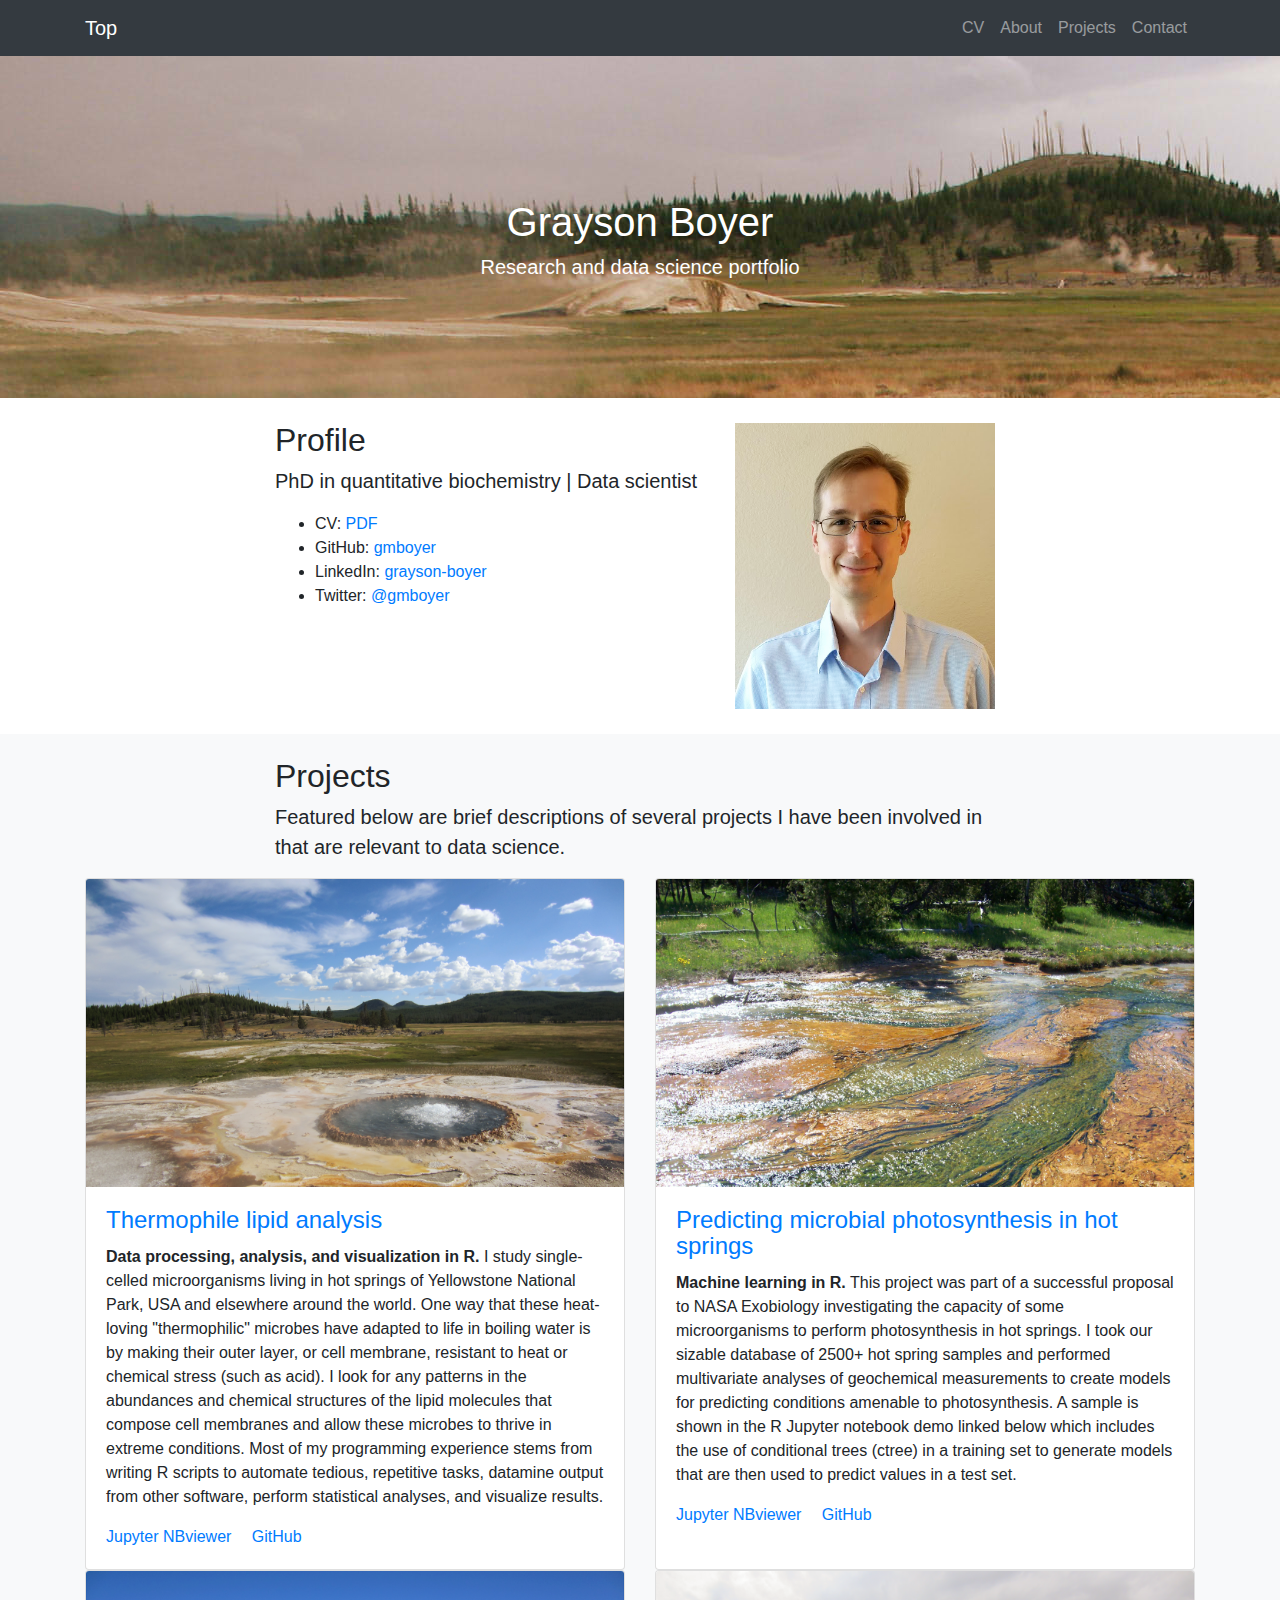
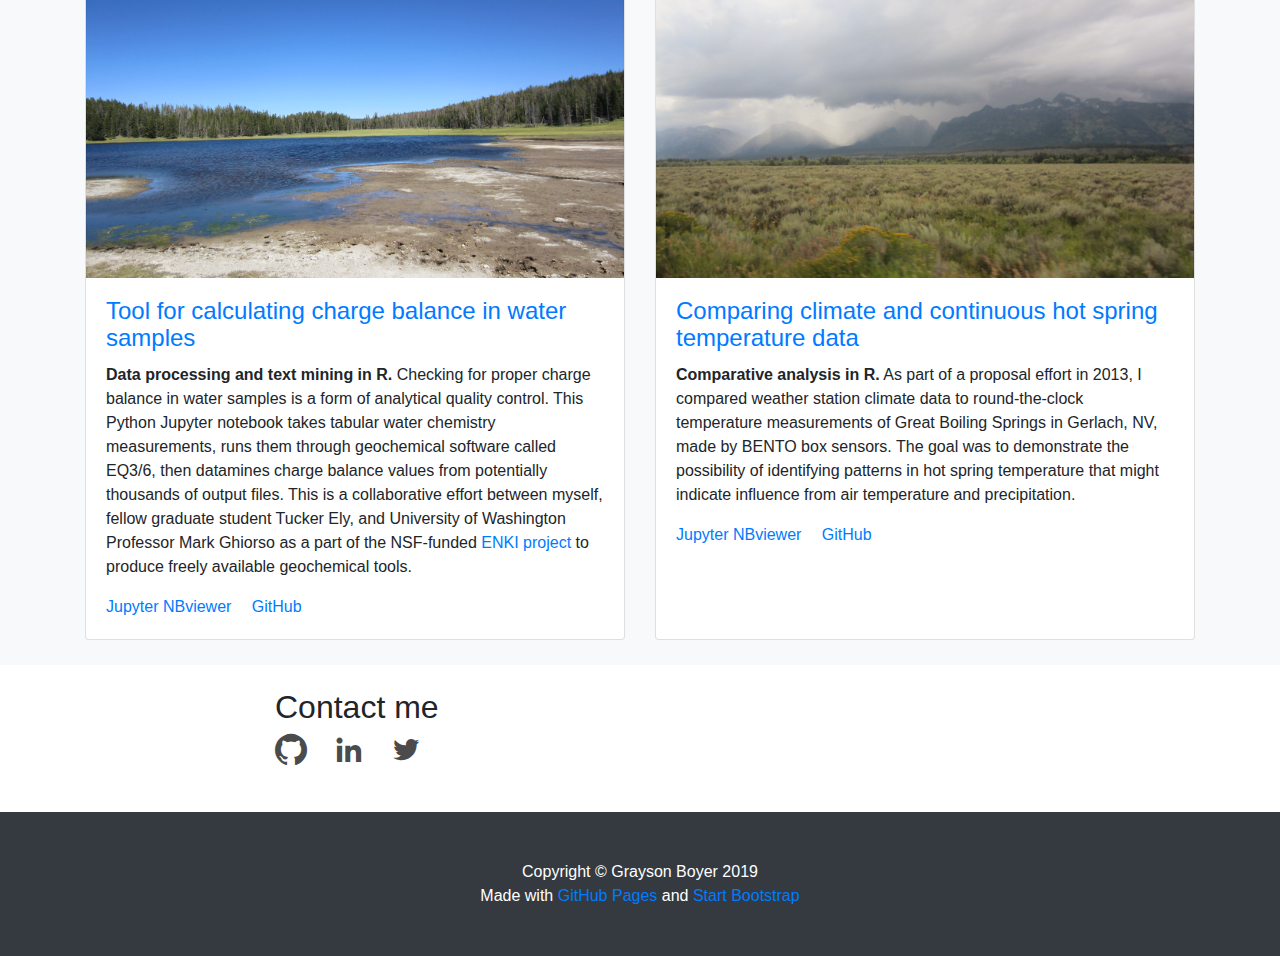
<file: index.html>
<!DOCTYPE html>
<html lang="en">

  <head>

    <meta charset="utf-8">
    <meta name="viewport" content="width=device-width, initial-scale=1, shrink-to-fit=no">
    <meta name="Research and data science portfolio" content="">
    <meta name="Grayson Boyer" content="">

    <title>Grayson Boyer's Portfolio</title>

    <!-- Bootstrap core CSS -->
    <link href="vendor/bootstrap/css/bootstrap.min.css" rel="stylesheet">

    <!-- Custom styles for this template -->
    <link href="css/scrolling-nav.css" rel="stylesheet">

    <!-- Social button styles -->
    <link rel="stylesheet" href="css/social-circles.min.css">

  </head>

  <body id="page-top">

    <!-- Navigation -->
    <nav class="navbar navbar-expand-lg navbar-dark bg-dark fixed-top" id="mainNav">
      <div class="container">
        <a class="navbar-brand js-scroll-trigger" href="#page-top">Top</a>
        <button class="navbar-toggler" type="button" data-toggle="collapse" data-target="#navbarResponsive" aria-controls="navbarResponsive" aria-expanded="false" aria-label="Toggle navigation">
          <span class="navbar-toggler-icon"></span>
        </button>
        <div class="collapse navbar-collapse" id="navbarResponsive">
          <ul class="navbar-nav ml-auto">
            <li class="nav-item">
              <a class="nav-link js-scroll-trigger" href="https://gmboyer.github.io/gmboyer-cv.pdf" target="_blank">CV</a>
            </li>
            <li class="nav-item">
              <a class="nav-link js-scroll-trigger" href="#profile">About</a>
            </li>
            <li class="nav-item">
              <a class="nav-link js-scroll-trigger" href="#projects">Projects</a>
            </li>
            <li class="nav-item">
              <a class="nav-link js-scroll-trigger" href="#contact">Contact</a>
            </li>
          </ul>
        </div>
      </div>
    </nav>

     <!-- <header class="bg-primary text-white"> -->
      <header class="masthead" style="background-image: url('img/home-bg.jpg')">
        <div class="container text-center">
          <h1 style="color:white">Grayson Boyer</h1>
          <p style="color:white" class="lead">Research and data science portfolio</p>
        </div>
      </header>

    <section id="profile">
      <div class="container">
        <div class="row">
          <div class="col-lg-8 mx-auto">
            <div style="float:right;">
              <img class="img" src="img/gphoto.png" width="260" height="286" style="margin:0px 10px" alt="Grayson Boyer">
            </div>
            <h2>Profile</h2>
            <p class="lead"> PhD in quantitative biochemistry | Data scientist</p>
            <div style="float:left;">
              <ul>
                <li>CV: <a href="https://gmboyer.github.io/gmboyer-cv.pdf">PDF</a></li>
                <li>GitHub: <a href="https://github.com/gmboyer">gmboyer</a></li>
                <li>LinkedIn: <a href="https://www.linkedin.com/in/grayson-boyer-05092ba4">grayson-boyer</a></li>
                <li>Twitter: <a href="https://twitter.com/gmboyer">@gmboyer</a></li>
              </ul>
            </div>

          </div>
        </div>
      </div>
    </section>

    <section id="projects" class="bg-light">
      <div class="container">
        <div class="row">
          <div class="col-lg-8 mx-auto">
            <h2>Projects</h2>
            <p class="lead">Featured below are brief descriptions of several
              projects I have been involved in that are relevant to data science.</p>
          </div>
        </div>
      </div>
    <div class="container">
      <div class="row">
        <div class="col-lg-6 portfolio-item">
          <div class="card h-100">
            <a href="https://nbviewer.jupyter.org/github/gmboyer/Lipids/blob/master/Lipids.ipynb?flush_cache=true"><img class="card-img-top" src="img/Hotspring.png" alt=""></a>
            <div class="card-body">
              <h4 class="card-title">
                <a href="https://nbviewer.jupyter.org/github/gmboyer/Lipids/blob/master/Lipids.ipynb?flush_cache=true">Thermophile lipid analysis</a>
              </h4>
              <p class="card-text"><b>Data processing, analysis, and visualization in R.</b>
                I study single-celled microorganisms living
                in hot springs of Yellowstone National Park, USA and elsewhere
                around the world. One way that these heat-loving "thermophilic"
                microbes have adapted to life in boiling water is by making
                their outer layer, or cell membrane, resistant to heat or
                chemical stress (such as acid). I look for any patterns in the
                abundances and chemical structures of the lipid molecules that
                compose cell membranes and allow these microbes to thrive in
                extreme conditions. Most of my programming experience stems
                from writing R scripts to automate tedious, repetitive tasks,
                datamine output from other software, perform statistical analyses,
                and visualize results.</p>
                <p class="card-text">
                  <a href="https://nbviewer.jupyter.org/github/gmboyer/Lipids/blob/master/Lipids.ipynb?flush_cache=true">Jupyter NBviewer</a>
                  &emsp;<a href="https://github.com/gmboyer/Lipids">GitHub</a>
                </p>
            </div>
          </div>
        </div>
        <div class="col-lg-6 portfolio-item">
          <div class="card h-100">
            <a href="https://nbviewer.jupyter.org/github/gmboyer/HydrothermalPhotosynthesis/blob/master/HydrothermalPhotosynthesis.ipynb?flush_cache=true"><img class="card-img-top" src="img/PhotoFringe.png" alt=""></a>
            <div class="card-body">
              <h4 class="card-title">
                <a href="https://nbviewer.jupyter.org/github/gmboyer/HydrothermalPhotosynthesis/blob/master/HydrothermalPhotosynthesis.ipynb?flush_cache=true">Predicting microbial photosynthesis in hot springs</a>
              </h4>
              <p class="card-text"><b>Machine learning in R.</b> This project was part of a successful proposal to NASA Exobiology
                investigating the capacity of some microorganisms to perform photosynthesis in hot
                springs. I took our sizable database of 2500+ hot spring samples and performed
                multivariate analyses of geochemical measurements to create models for predicting
                conditions amenable to photosynthesis. A sample is shown in the R Jupyter notebook demo
                linked below which includes the use of conditional trees (ctree) in a training set to generate
                models that are then used to predict values in a test set.</p>
              <p class="card-text">
                <a href="https://nbviewer.jupyter.org/github/gmboyer/HydrothermalPhotosynthesis/blob/master/HydrothermalPhotosynthesis.ipynb?flush_cache=true">Jupyter NBviewer</a>
                &emsp;<a href="https://github.com/gmboyer/HydrothermalPhotosynthesis">GitHub</a>
              </p>
            </div>
          </div>
        </div>
        <div class="col-lg-6 portfolio-item">
          <div class="card h-100">
            <a href="https://nbviewer.jupyter.org/github/gmboyer/Charge-Balance-Jupyter-Notebooks/blob/master/Batch_EQ3.ipynb?flush_cache=true"><img class="card-img-top" src="img/ChargeBalance.png" alt=""></a>
            <div class="card-body">
              <h4 class="card-title">
                <a href="https://nbviewer.jupyter.org/github/gmboyer/Charge-Balance-Jupyter-Notebooks/blob/master/Batch_EQ3.ipynb?flush_cache=true">Tool for calculating charge balance in water samples</a>
              </h4>
              <p class="card-text"><b>Data processing and text mining in R.</b>
                Checking for proper charge balance in water samples is a form of analytical quality control.
                This Python Jupyter notebook takes tabular water chemistry measurements, runs
                them through geochemical software called EQ3/6, then datamines charge balance
                values from potentially thousands of output files. This is a collaborative
                effort between myself, fellow graduate student Tucker Ely, and University of
                Washington Professor Mark Ghiorso as a part of the NSF-funded
                <a href="http://enki-portal.org/">ENKI project</a> to produce
                freely available geochemical tools.</p>
                <p class="card-text">
                  <a href="https://nbviewer.jupyter.org/github/gmboyer/Charge-Balance-Jupyter-Notebooks/blob/master/Batch_EQ3.ipynb?flush_cache=true">Jupyter NBviewer</a>
                  &emsp;<a href="https://github.com/gmboyer/Charge-Balance-Jupyter-Notebooks">GitHub</a>
                </p>
            </div>
          </div>
        </div>
        <div class="col-lg-6 portfolio-item">
          <div class="card h-100">
            <a href="https://nbviewer.jupyter.org/github/gmboyer/HotSpringVsClimate/blob/master/GBS_climate_demo.ipynb?flush_cache=true"><img class="card-img-top" src="img/Weather.png" alt=""></a>
            <div class="card-body">
              <h4 class="card-title">
                <a href="https://nbviewer.jupyter.org/github/gmboyer/HotSpringVsClimate/blob/master/GBS_climate_demo.ipynb?flush_cache=true">Comparing climate and continuous hot spring temperature data</a>
              </h4>
              <p class="card-text"><b>Comparative analysis in R.</b> As part of a proposal effort in
                2013, I compared weather station climate data to round-the-clock
                temperature measurements of Great Boiling Springs in Gerlach, NV,
                made by BENTO box sensors. The goal was to
                demonstrate the possibility of identifying patterns in hot
                spring temperature that might indicate influence from air temperature
                and precipitation.</p>
                <p class="card-text">
                  <a href="https://nbviewer.jupyter.org/github/gmboyer/HotSpringVsClimate/blob/master/GBS_climate_demo.ipynb?flush_cache=true">Jupyter NBviewer</a>
                  &emsp;<a href="https://github.com/gmboyer/HotSpringVsClimate">GitHub</a>
                </p>
            </div>
          </div>
        </div>
      </div>
      <!-- /.row -->

    </div>
    <!-- /.container -->
    </section>

    <section id="contact">
      <div class="container">
        <div class="row">
          <div class="col-lg-8 mx-auto">
            <h2>Contact me</h2>
              <p class="lead">
                <a class="icon-github social-button borderless static" href="https://github.com/gmboyer"></a>
                &emsp;<a class="icon-linkedin social-button borderless static" href="https://www.linkedin.com/in/grayson-boyer-05092ba4/"></a>
                &emsp;<a class="icon-twitter social-button borderless static" href="https://twitter.com/gmboyer"></a>
              </p>
          </div>
        </div>
      </div>
    </section>

    <!-- Footer -->
    <footer class="py-5 bg-dark">
      <div class="container">
        <p class="m-0 text-center text-white">Copyright &copy; Grayson Boyer 2019</p>
        <p class="m-0 text-center text-white">Made with <a href="https://pages.github.com/">GitHub Pages</a> and <a href="https://startbootstrap.com/">Start Bootstrap</a></p>
      </div>
      <!-- /.container -->
    </footer>

    <!-- Bootstrap core JavaScript -->
    <script src="vendor/jquery/jquery.min.js"></script>
    <script src="vendor/popper/popper.min.js"></script>
    <script src="vendor/bootstrap/js/bootstrap.min.js"></script>

    <!-- Plugin JavaScript -->
    <script src="vendor/jquery-easing/jquery.easing.min.js"></script>

    <!-- Custom JavaScript for this theme -->
    <script src="js/scrolling-nav.js"></script>

  </body>

</html>
</file>
<file: css/scrolling-nav.css>
/*!
 * Start Bootstrap - Scrolling Nav (http://startbootstrap.com/template-overviews/scrolling-nav)
 * Copyright 2013-2017 Start Bootstrap
 * Licensed under MIT (https://github.com/BlackrockDigital/startbootstrap-scrolling-nav/blob/master/LICENSE)
 */

header {
  padding: 154px 0 100px;
}

@media (min-width: 992px) {
  header {
    padding: 200px 0 100px;
  }
}

section {
  padding: 25px 0;
}
</file>
<file: css/social-circles.min.css>
@font-face{font-family:socialfont;src:url(../fonts/socialfont.eot?mh1paq);src:url(../fonts/socialfont.eot?#iefixmh1paq) format('embedded-opentype'),url(../fonts/socialfont.woff?mh1paq) format('woff'),url(../fonts/socialfont.ttf?mh1paq) format('truetype'),url(../fonts/socialfont.svg?mh1paq#icomoon) format('svg');font-weight:400;font-style:normal}[class*=" icon-"],[class^=icon-]{font-family:socialfont;speak:none;font-style:normal;font-weight:400;font-variant:normal;text-transform:none;line-height:1;-webkit-font-smoothing:antialiased;-moz-osx-font-smoothing:grayscale}.icon-facebook:before{content:"\e600"}.icon-twitter:before{content:"\e601"}.icon-instagram:before{content:"\e602"}.icon-behance:before{content:"\e603"}.icon-vimeo:before{content:"\e604"}.icon-youtube:before{content:"\e605"}.icon-googleplus:before{content:"\e606"}.icon-rss:before{content:"\e607"}.icon-pinterest:before{content:"\e608"}.icon-tumblr:before{content:"\e609"}.icon-linkedin:before{content:"\e60a"}.icon-skype:before{content:"\e60b"}.icon-github:before{content:"\e60c"}.icon-dribbble:before{content:"\e60d"}a.social-button{font-size:32px;text-decoration:none;display:inline-block;width:1em;height:1em}a.social-button.color{display:inline-block;border:1px solid #4b4b4b;border-radius:50%;padding:.5em}a.social-button.color:hover{border-color:transparent}a.social-button.color.white{border-width:2px}a.social-button.color.white:hover{border-color:#FFF}a.social-button.color.icon-facebook:hover{background-color:#3b5998}a.social-button.color.icon-twitter:hover{background-color:#4dc8f1}a.social-button.color.icon-instagram:hover{background-color:#3e739d}a.social-button.color.icon-behance:hover{background-color:#0683f1}a.social-button.color.icon-vimeo:hover{background-color:#86c9ef}a.social-button.color.icon-youtube:hover{background-color:#ce332d}a.social-button.color.icon-googleplus:hover{background-color:#d13f2d}a.social-button.color.icon-rss:hover{background-color:#f88b02}a.social-button.color.icon-pinterest:hover{background-color:#cb2028}a.social-button.color.icon-tumblr:hover{background-color:#274152}a.social-button.color.icon-linkedin:hover{background-color:#0275b5}a.social-button.color.icon-skype:hover{background-color:#03aceb}a.social-button.color.icon-github:hover{background-color:#4183C4}a.social-button.color.icon-dribbble:hover{background-color:#ea4c89}a.social-button.color:before{color:#4b4b4b}a.social-button.color:hover:before{color:#FFF}.static a.social-button.color:hover,a.social-button.color.static:hover{border:1px solid #4b4b4b!important;background-color:transparent}.static a.social-button.color:hover:before,a.social-button.color.static:hover:before{color:#4b4b4b}a.social-button.grey{font-size:32px;display:inline-block;background-color:#3D444D;border-radius:50%;padding:.5em}a.social-button.grey:hover{transform:translate(0px,-5px);-webkit-transform:translate(0px,-5px);-o-transform:translate(0px,-5px);-moz-transform:translate(0px,-5px)}a.social-button.grey:before{color:#FFF}.static a.social-button.grey:hover,a.social-button.grey.static:hover{transform:none;-webkit-transform:none;-o-transform:none;-moz-transform:none}a.social-button{transition-timing-function:cubic-bezier(0.25,.46,.45,.94);transition-property:background-color,transform;transition-duration:.3s;-webkit-transition-timing-function:cubic-bezier(0.25,.46,.45,.94);-webkit-transition-property:background-color,transform;-webkit-transition-duration:.3s;-o-transition-timing-function:cubic-bezier(0.25,.46,.45,.94);-o-transition-property:background-color,transform;-o-transition-duration:.3s;-moz-transition-timing-function:cubic-bezier(0.25,.46,.45,.94);-moz-transition-property:background-color,transform;-moz-transition-duration:.3s}.no-animation a.social-button,a.social-button.no-animation{-o-transition-property:none!important;-ms-transition-property:none!important;-moz-transition-property:none!important;-webkit-transition-property:none!important;transition-property:none!important}.static a.social-button.borderless:hover,a.social-button.borderless,a.social-button.borderless.static:hover{color:#4b4b4b}a.social-button.borderless.icon-facebook:hover{color:#3b5998}a.social-button.borderless.icon-twitter:hover{color:#4dc8f1}a.social-button.borderless.icon-instagram:hover{color:#3e739d}a.social-button.borderless.icon-behance:hover{color:#0683f1}a.social-button.borderless.icon-vimeo:hover{color:#86c9ef}a.social-button.borderless.icon-youtube:hover{color:#ce332d}a.social-button.borderless.icon-googleplus:hover{color:#d13f2d}a.social-button.borderless.icon-rss:hover{color:#f88b02}a.social-button.borderless.icon-pinterest:hover{color:#cb2028}a.social-button.borderless.icon-tumblr:hover{color:#274152}a.social-button.borderless.icon-linkedin:hover{color:#0275b5}a.social-button.borderless.icon-skype:hover{color:#03aceb}a.social-button.borderless.icon-github:hover{color:#4183C4}a.social-button.borderless.icon-dribbble:hover{color:#ea4c89}
</file>
